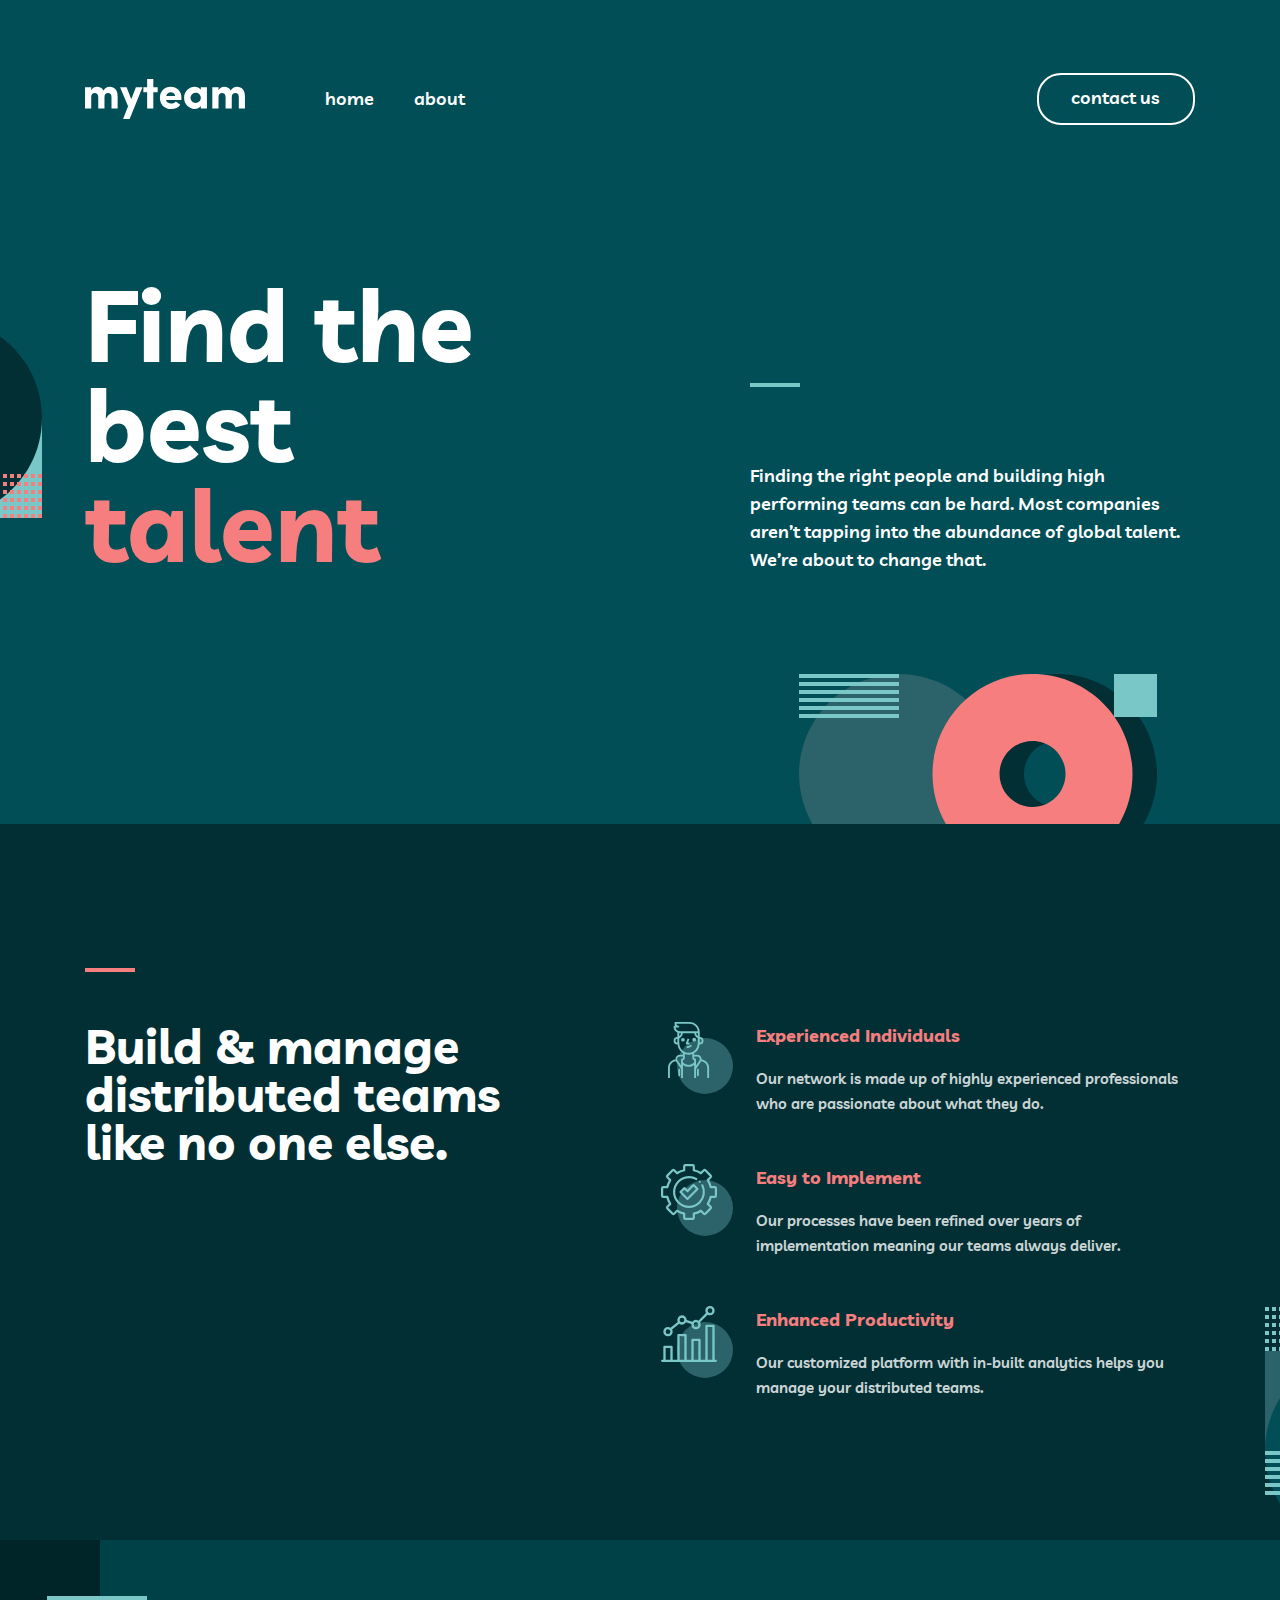
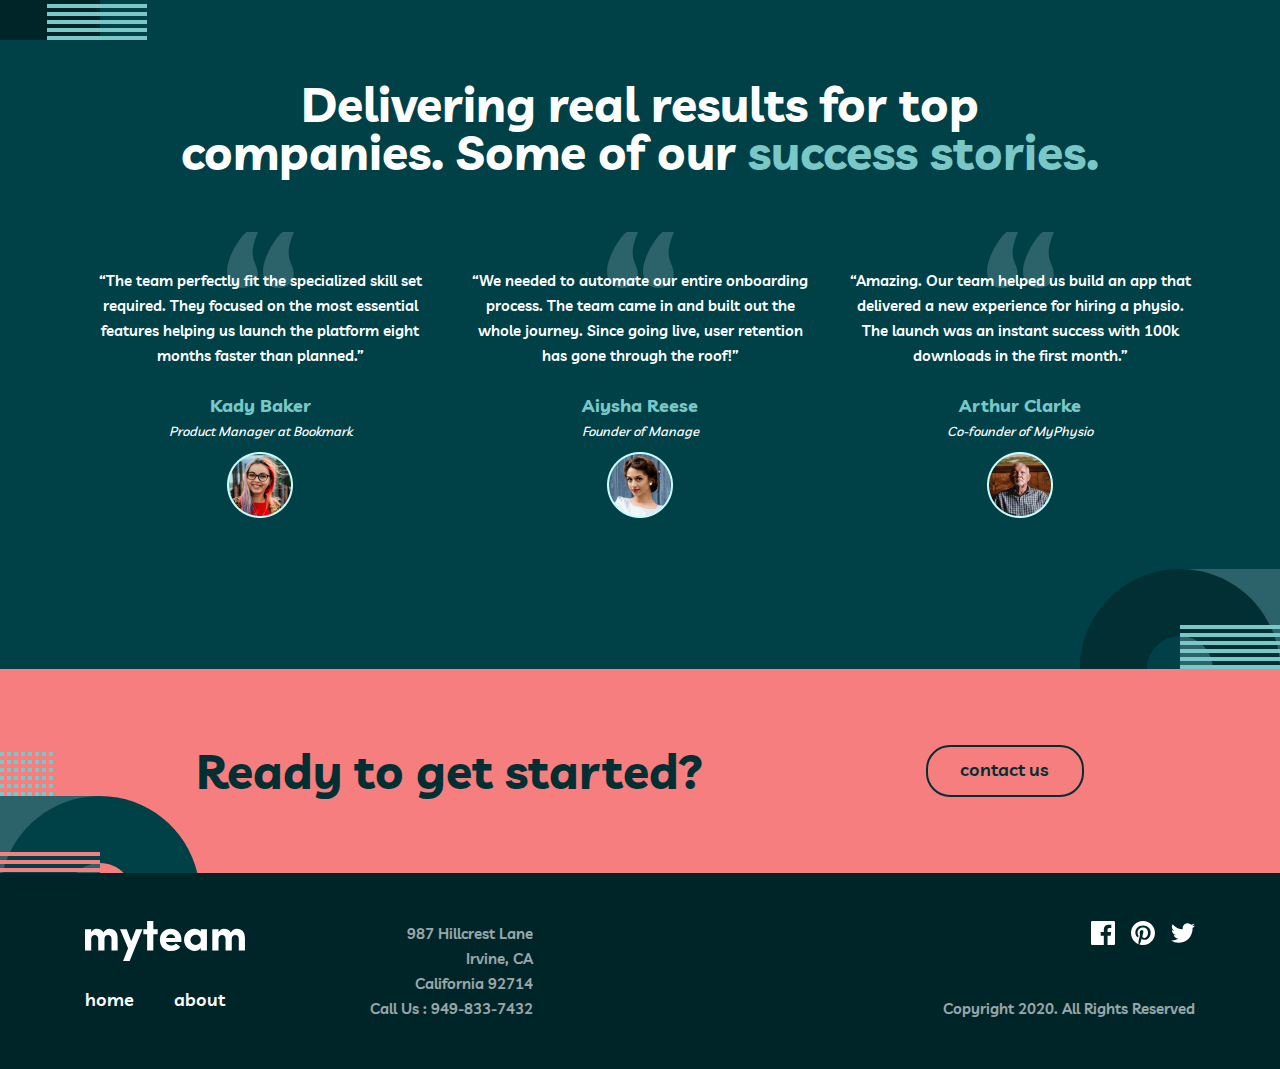
<file: index.html>
<!DOCTYPE html>
<html lang="en">
    <head>
        <meta charset="UTF-8" />
        <meta name="viewport" content="width=device-width, initial-scale=1.0" />
        <title>My team</title>
        <link rel="stylesheet" href="./styles/main.css" />
    </head>
    <body>
        <header class="site-header">
            <div class="container">
                <div class="site-header__wrapper">
                    <a class="logo" href="./contact.html">
                        <img
                            class="logo__img"
                            src="./images/myteamlogo.svg"
                            alt="My team logo" />
                    </a>
                    <button class="site-header__button js-menu-btn"></button>
                    <div class="site-header__nav-wrapper">
                        <nav class="site-header__nav">
                            <ul class="site-header__list">
                                <li class="site-header__item">
                                    <a
                                        class="site-header__link"
                                        href="./index.html">
                                        home
                                    </a>
                                </li>
                                <li class="site-header__item">
                                    <a
                                        class="site-header__link"
                                        href="./about.html">
                                        about
                                    </a>
                                </li>
                            </ul>
                        </nav>
                        <a class="site-header__contact" href="./contact.html">
                            contact us
                        </a>
                    </div>
                </div>
            </div>
        </header>
        <main>
            <section class="hero">
                <div class="inner-hero">
                    <div class="container">
                        <div class="hero__box">
                            <div class="hero__title-box">
                                <h1
                                    class="hero__title"
                                    title="Find the best talent">
                                    Find the best
                                    <span class="hero__span">talent</span>
                                </h1>
                            </div>
                            <div class="hero__text-box">
                                <p class="hero__text">
                                    Finding the right people and building high
                                    performing teams can be hard. Most companies
                                    aren’t tapping into the abundance of global
                                    talent. We’re about to change that.
                                </p>
                            </div>
                        </div>
                    </div>
                </div>
            </section>
            <section class="build">
                <div class="container">
                    <div class="build__big-box">
                        <div class="build__box">
                            <h2
                                class="build__title"
                                title="Build & manage distributed teams like no one
                            else.">
                                Build & manage distributed teams like no one
                                else.
                            </h2>
                        </div>
                        <ul class="build__list">
                            <li class="build__item">
                                <h3
                                    class="build__listtitle"
                                    title="Experienced Individuals">
                                    Experienced Individuals
                                </h3>
                                <p class="build__text">
                                    Our network is made up of highly experienced
                                    professionals who are passionate about what
                                    they do.
                                </p>
                            </li>
                            <li class="build__item">
                                <h3
                                    class="build__listtitle"
                                    title="Easy to Implement">
                                    Easy to Implement
                                </h3>
                                <p class="build__text">
                                    Our processes have been refined over years
                                    of implementation meaning our teams always
                                    deliver.
                                </p>
                            </li>
                            <li class="build__item">
                                <h3
                                    class="build__listtitle"
                                    title="Enhanced Productivity">
                                    Enhanced Productivity
                                </h3>
                                <p class="build__text">
                                    Our customized platform with in-built
                                    analytics helps you manage your distributed
                                    teams.
                                </p>
                            </li>
                        </ul>
                    </div>
                </div>
            </section>
            <section class="deliver">
                <div class="deliver__big">
                    <div class="container">
                        <div class="deliver__big-box">
                            <div class="deliver__box">
                                <h2
                                    class="deliver__title"
                                    title="Delivering real results for top companies. Some
                                of our success stories.">
                                    Delivering real results for top companies.
                                    Some of our
                                    <span class="deliver__span"
                                        >success stories.</span
                                    >
                                </h2>
                            </div>
                            <ul class="deliver__list">
                                <li class="deliver__item">
                                    <p class="deliver__text">
                                        “The team perfectly fit the specialized
                                        skill set required. They focused on the
                                        most essential features helping us
                                        launch the platform eight months faster
                                        than planned.”
                                    </p>
                                    <h3
                                        class="deliver__small-title"
                                        title="Kady Baker">
                                        Kady Baker
                                    </h3>
                                    <strong class="deliver__bold"
                                        >Product Manager at Bookmark</strong
                                    >
                                </li>
                                <li class="deliver__item">
                                    <p class="deliver__text">
                                        “We needed to automate our entire
                                        onboarding process. The team came in and
                                        built out the whole journey. Since going
                                        live, user retention has gone through
                                        the roof!”
                                    </p>
                                    <h3
                                        class="deliver__small-title"
                                        title="Aiysha Reese">
                                        Aiysha Reese
                                    </h3>
                                    <strong class="deliver__bold"
                                        >Founder of Manage</strong
                                    >
                                </li>
                                <li class="deliver__item">
                                    <p class="deliver__text">
                                        “Amazing. Our team helped us build an
                                        app that delivered a new experience for
                                        hiring a physio. The launch was an
                                        instant success with 100k downloads in
                                        the first month.”
                                    </p>
                                    <h3
                                        class="deliver__small-title"
                                        title="Arthur Clarke">
                                        Arthur Clarke
                                    </h3>
                                    <strong class="deliver__bold"
                                        >Co-founder of MyPhysio</strong
                                    >
                                </li>
                            </ul>
                        </div>
                    </div>
                </div>
            </section>
            <section class="ready">
                <div class="container">
                    <article class="ready__article">
                        <div class="ready__box">
                            <h2
                                class="ready__title"
                                title="Ready to get started?">
                                Ready to get started?
                            </h2>
                            <a class="ready__link" href="#">contact us</a>
                        </div>
                    </article>
                </div>
            </section>
        </main>
        <footer class="site-footer">
            <div class="container">
                <div class="site-footer__wrapper">
                    <div class="site-footer__address-wrapper">
                        <div class="site-footer__logo-wrapper">
                            <a class="site-logo" href="./contact.html">
                                <img
                                    class="site-logo__img"
                                    src="./images/myteamlogo.svg"
                                    alt="My team logo" />
                            </a>
                            <ul class="site-footer__nav-list">
                                <li class="site-footer__nav-item">
                                    <a
                                        class="site-footer__nav-link"
                                        href="./index.html">
                                        home
                                    </a>
                                </li>
                                <li class="site-footer__nav-item">
                                    <a
                                        class="site-footer__nav-link"
                                        href="./index.html">
                                        about
                                    </a>
                                </li>
                            </ul>
                        </div>
                        <address class="site-footer__address">
                            <ul class="site-footer__list">
                                <li class="site-footer__item">
                                    <a
                                        class="site-footer__link"
                                        target="_blank"
                                        href="https://maps.app.goo.gl/fV4SzbAKxpWGEfMF9">
                                        987 Hillcrest Lane
                                    </a>
                                </li>
                                <li class="site-footer__item">
                                    <a
                                        class="site-footer__link"
                                        target="_blank"
                                        href="https://maps.app.goo.gl/TV2vuG7ray8T3cNQ9">
                                        Irvine, CA
                                    </a>
                                </li>
                                <li class="site-footer__item">
                                    <a
                                        class="site-footer__link"
                                        target="_blank"
                                        href="https://maps.app.goo.gl/gzkyFoN6jRxhKT7u5">
                                        California 92714
                                    </a>
                                </li>
                                <li class="site-footer__item">
                                    <a
                                        class="site-footer__link"
                                        href="tel:+9498337432">
                                        Call Us : 949-833-7432
                                    </a>
                                </li>
                            </ul>
                        </address>
                    </div>
                    <div class="site-footer__social-wrapper">
                        <ul class="site-footer__social-list">
                            <li class="site-footer__social-item">
                                <a
                                    class="site-footer__social-link"
                                    target="_blank"
                                    href="#">
                                    <img
                                        class="site-footer__social-img"
                                        src="./images/facebookicon.svg"
                                        alt="Facebook icon" />
                                </a>
                            </li>
                            <li class="site-footer__social-item">
                                <a
                                    class="site-footer__social-link"
                                    target="_blank"
                                    href="#">
                                    <img
                                        class="site-footer__social-img"
                                        src="./images/pinteresticon.svg"
                                        alt="Pinterest icon" />
                                </a>
                            </li>
                            <li class="site-footer__social-item">
                                <a
                                    class="site-footer__social-link"
                                    target="_blank"
                                    href="#">
                                    <img
                                        class="site-footer__social-img"
                                        src="./images/twittericon.svg"
                                        alt="Twitter icon" />
                                </a>
                            </li>
                        </ul>
                        <span class="site-footer__span">
                            Copyright 2020. All Rights Reserved
                        </span>
                    </div>
                </div>
            </div>
        </footer>
        <script src="./main.js"></script>
    </body>
</html>
</file>
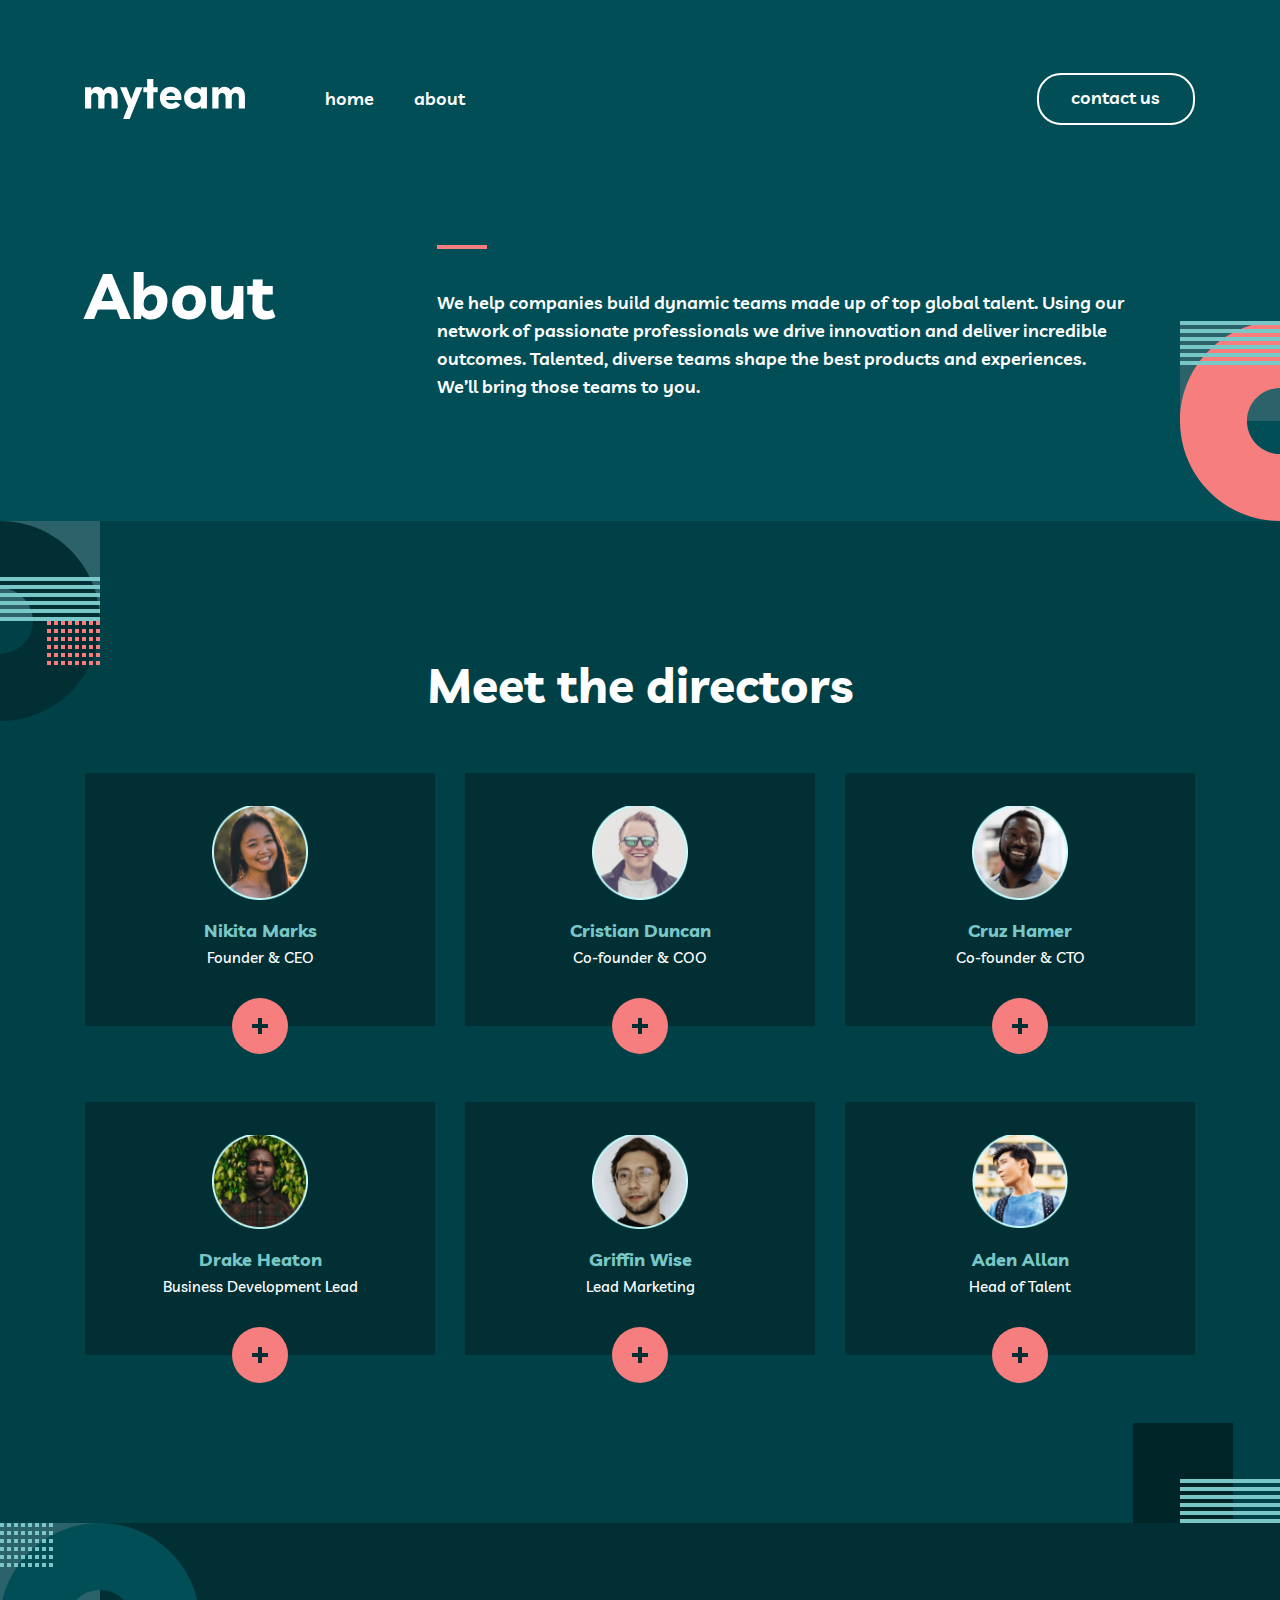
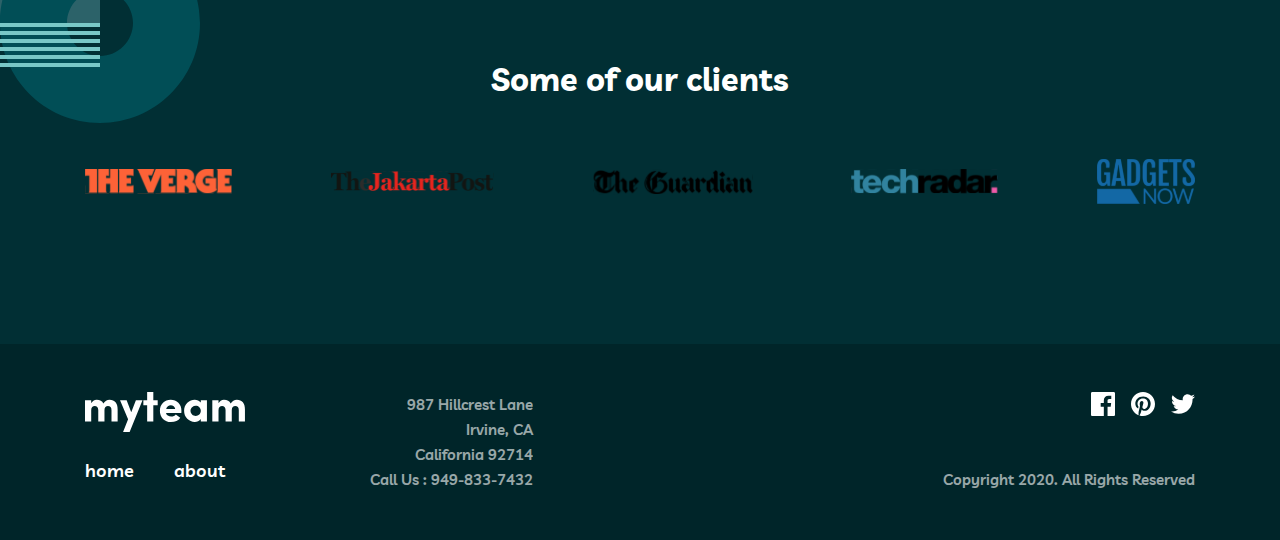
<file: about.html>
<!DOCTYPE html>
<html lang="en">

<head>
  <meta charset="UTF-8">
  <meta name="viewport" content="width=device-width, initial-scale=1.0">
  <title>My team</title>
  <link rel="stylesheet" href="./styles/main.css">
</head>

<body>
  <header class="site-header">
    <div class="container">
      <div class="site-header__wrapper">
        <a class="logo" href="./contact.html">
          <img class="logo__img" src="./images/myteamlogo.svg"
          alt="My team logo">
        </a>
        <button class="site-header__button js-menu-btn"></button>
        <div class="site-header__nav-wrapper">
          <button class="site-header__menu-button js-menu-close-btn"></button>
          <nav class="site-header__nav">
            <ul class="site-header__list">
              <li class="site-header__item">
                <a class="site-header__link" href="./index.html">
                  home
                </a>
              </li>
              <li class="site-header__item">
                <a class="site-header__link" href="./about.html">
                  about
                </a>
              </li>
            </ul>
          </nav>
          <a class="site-header__contact" href="./contact.html">
            contact us
          </a>
        </div>
      </div>
    </div>
  </header>
  <main>
    <section class="about-hero">
      <div class="container">
        <div class="about-hero__wrapper">
          <h1 class="about-hero__title">About</h1>
          <div class="about-hero__desc-wrapper">
            <p class="about-hero__desc">
              We help companies build dynamic teams made up of top global talent. Using our network of passionate
              professionals we drive innovation and deliver incredible outcomes. Talented, diverse teams shape the best
              products and experiences. We’ll bring those teams to you.
            </p>
          </div>
        </div>
      </div>
    </section>
    <section class="director-section">
      <div class="container">
        <div class="director-section__wrapper">
          <h2 class="director-section__title">Meet the directors</h2>
          <div class="director-section__list-wrapper">
            <ul class="director-section__list">
              <li class="director-section__item">
                <h3 class="director-section__item-title">Nikita Marks</h3>
                <p class="director-section__item-desc">Founder & CEO</p>
                <button class="director-section__btn"></button>
              </li>
              <li class="director-section__item">
                <h3 class="director-section__item-title">Cristian Duncan</h3>
                <p class="director-section__item-desc">Co-founder & COO</p>
                <button class="director-section__btn"></button>
              </li>
              <li class="director-section__item">
                <h3 class="director-section__item-title">Cruz Hamer</h3>
                <p class="director-section__item-desc">Co-founder & CTO</p>
                <button class="director-section__btn"></button>
              </li>
              <li class="director-section__item">
                <h3 class="director-section__item-title">Drake Heaton</h3>
                <p class="director-section__item-desc">Business Development Lead</p>
                <button class="director-section__btn"></button>
              </li>
              <li class="director-section__item">
                <h3 class="director-section__item-title">Griffin Wise</h3>
                <p class="director-section__item-desc">Lead Marketing</p>
                <button class="director-section__btn"></button>
              </li>
              <li class="director-section__item">
                <h3 class="director-section__item-title">Aden Allan</h3>
                <p class="director-section__item-desc">Head of Talent</p>
                <button class="director-section__btn"></button>
              </li>
            </ul>
          </div>
        </div>
      </div>
    </section>
    <section class="buyers-section">
      <div class="container">
        <h2 class="buyers-section__title">Some of our clients</h2>
        <div class="buyers-section__wrapper">
          <img class="buyers-section__img" width="165" height="28" src="./images/vergelogo.svg" alt="Verge logo">
          <img class="buyers-section__img" width="184" height="23" src="./images/jakartalogo.svg" alt="Jacarta logo">
          <img class="buyers-section__img" width="180" height="28" src="./images/buardianlogo.svg" alt="Buardian logo">
          <img class="buyers-section__img" width="165" height="28" src="./images/techlogo.svg" alt="Tech logo">
          <img class="buyers-section__img" width="98" height="45" src="./images/bitmaplogo.svg" alt="Bitmap logo">
        </div>
      </div>
    </section>
  </main>
  <footer class="site-footer">
    <div class="container">
      <div class="site-footer__wrapper">
        <div class="site-footer__address-wrapper">
          <div class="site-footer__logo-wrapper">
            <a class="site-logo" href="./contact.html">
              <img class="site-logo__img" src="./images/myteamlogo.svg" 
              alt="My team logo">
            </a>
            <ul class="site-footer__nav-list">
              <li class="site-footer__nav-item">
                <a class="site-footer__nav-link" href="./index.html">
                  home
                </a>
              </li>
              <li class="site-footer__nav-item">
                <a class="site-footer__nav-link" href="./index.html">
                  about
                </a>
              </li>
            </ul>
          </div>
          <address class="site-footer__address">
            <ul class="site-footer__list">
              <li class="site-footer__item">
                <a class="site-footer__link" target="_blank" href="https://maps.app.goo.gl/fV4SzbAKxpWGEfMF9">
                  987 Hillcrest Lane
                </a>
              </li>
              <li class="site-footer__item">
                <a class="site-footer__link" target="_blank" href="https://maps.app.goo.gl/TV2vuG7ray8T3cNQ9">
                  Irvine, CA
                </a>
              </li>
              <li class="site-footer__item">
                <a class="site-footer__link" target="_blank" href="https://maps.app.goo.gl/gzkyFoN6jRxhKT7u5">
                  California 92714
                </a>
              </li>
              <li class="site-footer__item">
                <a class="site-footer__link" href="tel:+9498337432">
                  Call Us : 949-833-7432
                </a>
              </li>
            </ul>
          </address>
        </div>
        <div class="site-footer__social-wrapper">
          <ul class="site-footer__social-list">
            <li class="site-footer__social-item">
              <a class="site-footer__social-link" target="_blank" href="#">
                <img class="site-footer__social-img" 
                src="./images/facebookicon.svg" 
                alt="Facebook icon">
              </a>
            </li>
            <li class="site-footer__social-item">
              <a class="site-footer__social-link" target="_blank" href="#">
                <img class="site-footer__social-img" 
                src="./images/pinteresticon.svg" 
                alt="Pinterest icon">
              </a>
            </li>
            <li class="site-footer__social-item">
              <a class="site-footer__social-link" target="_blank" href="#">
                <img class="site-footer__social-img" 
                src="./images/twittericon.svg" 
                alt="Twitter icon">
              </a>
            </li>
          </ul>
          <span class="site-footer__span">
            Copyright 2020. All Rights Reserved
          </span>
        </div>
      </div>
    </div>
  </footer>
  <script src="./main.js"></script>
</body>

</html>
</file>
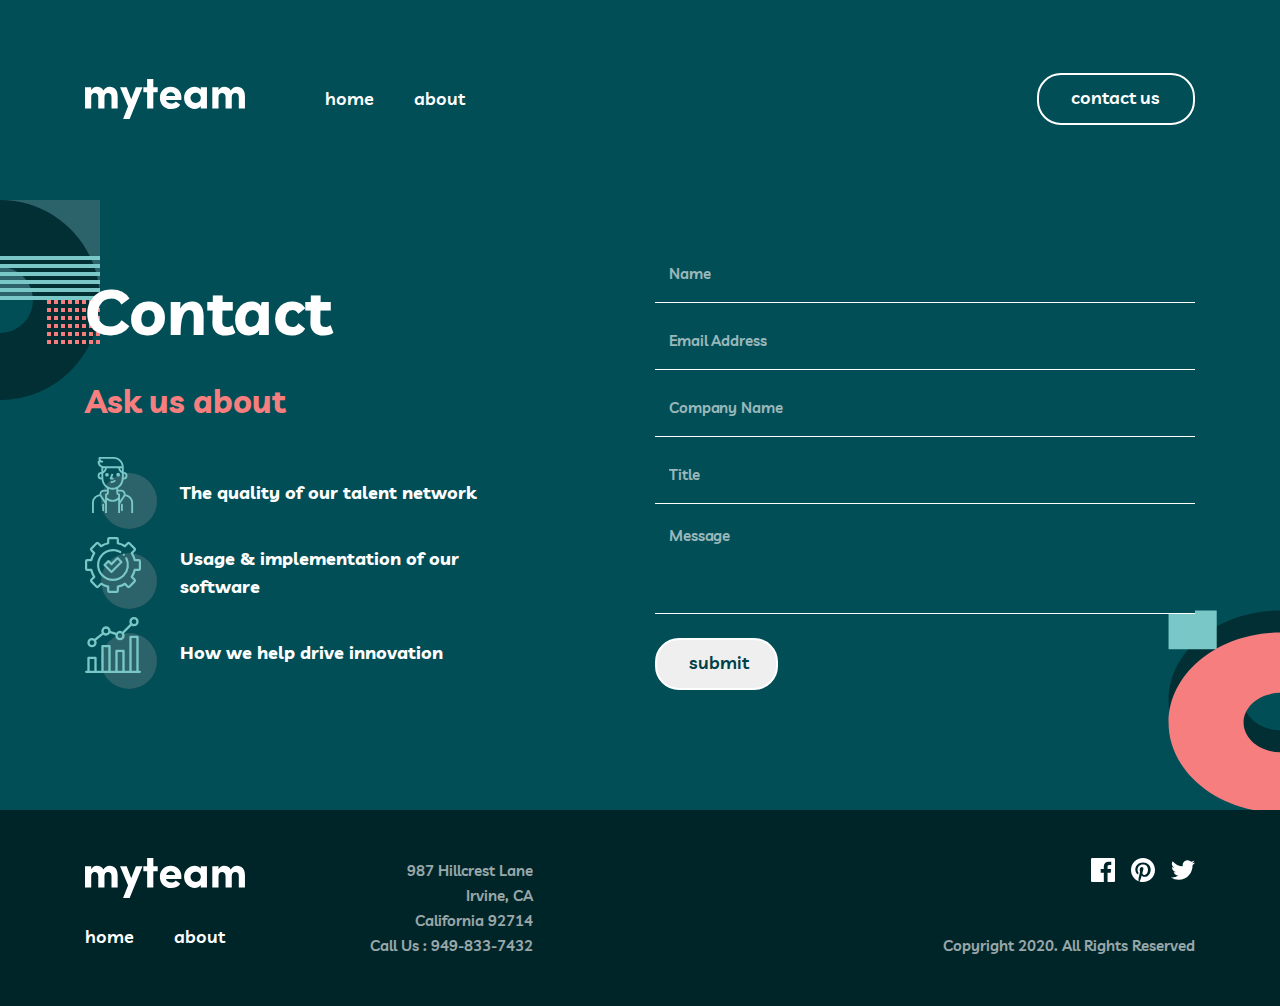
<file: contact.html>
<!DOCTYPE html>
<html lang="en">
<head>
  <meta charset="UTF-8">
  <meta name="viewport" content="width=device-width, initial-scale=1.0">
  <title>My team</title>
  <link rel="stylesheet" href="./styles/main.css">
</head>
<body>
  <header class="site-header">
    <div class="container">
      <div class="site-header__wrapper">
        <a class="logo" href="./contact.html">
          <img class="logo__img" src="./images/myteamlogo.svg"
          alt="My team logo">
        </a>
        <button class="site-header__button js-menu-btn"></button>
        <div class="site-header__nav-wrapper">
          <button class="site-header__menu-button js-menu-close-btn"></button>
          <nav class="site-header__nav">
            <ul class="site-header__list">
              <li class="site-header__item">
                <a class="site-header__link" href="./index.html">
                  home
                </a>
              </li>
              <li class="site-header__item">
                <a class="site-header__link" href="./about.html">
                  about
                </a>
              </li>
            </ul>
          </nav>
          <a class="site-header__contact" href="./contact.html">
            contact us
          </a>
        </div>
      </div>
    </div>
  </header>
  <main>
    <section class="contact-hero">
      <div class="container">
        <div class="contact-hero__wrapper">
          <div class="contact-hero__title-wrapper">
            <h1 class="visually-hidden">Find the best talent</h1>
            <h2 class="contact-hero__title">
              Contact
            </h2>
            <p class="contact-hero__text">
              Ask us about
            </p>
            <ul class="contact-hero__list">
              <li class="contact-hero__item">
                <div class="contact-hero__item-wrapper">
                  The quality of our talent network
                </div>
              </li>
              <li class="contact-hero__item">
                <div class="contact-hero__item-wrapper">
                  Usage & implementation of our software
                </div>
              </li>
              <li class="contact-hero__item">
                <div class="contact-hero__item-wrapper">
                  How we help drive innovation
                </div>
              </li>
            </ul>
          </div>
          <form class="contact-hero__form" action="https://echo.htmlacademy.ru/" method="get" autocomplete="off">
            <input class="contact-hero__input" type="text" name="user_name" required minlength="2" maxlength="50" aria-label="Name" placeholder="Name">
            <input class="contact-hero__input" type="email" name="user_email" required minlength="5" maxlength="70" aria-label="Email Address" placeholder="Email Address">
            <input class="contact-hero__input" type="text" name="user_email" required minlength="5" maxlength="70" aria-label="Company Name" placeholder="Company Name">
            <input class="contact-hero__input" type="text" name="user__title" required minlength="5" maxlength="70" aria-label="Title" placeholder="Title">
            <textarea class="contact-hero__textarea" name="user__message" placeholder="Message" aria-label="Message"></textarea>
            <button class="contact-hero__button" type="submit">submit</button>
          </form>
        </div>
      </div>
    </section>
  </main>
  <footer class="site-footer">
    <div class="container">
      <div class="site-footer__wrapper">
        <div class="site-footer__address-wrapper">
          <div class="site-footer__logo-wrapper">
            <a class="site-logo" href="./contact.html">
              <img class="site-logo__img" src="./images/myteamlogo.svg" 
              alt="My team logo">
            </a>
            <ul class="site-footer__nav-list">
              <li class="site-footer__nav-item">
                <a class="site-footer__nav-link" href="./index.html">
                  home
                </a>
              </li>
              <li class="site-footer__nav-item">
                <a class="site-footer__nav-link" href="./index.html">
                  about
                </a>
              </li>
            </ul>
          </div>
          <address class="site-footer__address">
            <ul class="site-footer__list">
              <li class="site-footer__item">
                <a class="site-footer__link" target="_blank" href="https://maps.app.goo.gl/fV4SzbAKxpWGEfMF9">
                  987 Hillcrest Lane
                </a>
              </li>
              <li class="site-footer__item">
                <a class="site-footer__link" target="_blank" href="https://maps.app.goo.gl/TV2vuG7ray8T3cNQ9">
                  Irvine, CA
                </a>
              </li>
              <li class="site-footer__item">
                <a class="site-footer__link" target="_blank" href="https://maps.app.goo.gl/gzkyFoN6jRxhKT7u5">
                  California 92714
                </a>
              </li>
              <li class="site-footer__item">
                <a class="site-footer__link" href="tel:+9498337432">
                  Call Us : 949-833-7432
                </a>
              </li>
            </ul>
          </address>
        </div>
        <div class="site-footer__social-wrapper">
          <ul class="site-footer__social-list">
            <li class="site-footer__social-item">
              <a class="site-footer__social-link" target="_blank" href="#">
                <img class="site-footer__social-img" 
                src="./images/facebookicon.svg" 
                alt="Facebook icon">
              </a>
            </li>
            <li class="site-footer__social-item">
              <a class="site-footer__social-link" target="_blank" href="#">
                <img class="site-footer__social-img" 
                src="./images/pinteresticon.svg" 
                alt="Pinterest icon">
              </a>
            </li>
            <li class="site-footer__social-item">
              <a class="site-footer__social-link" target="_blank" href="#">
                <img class="site-footer__social-img" 
                src="./images/twittericon.svg" 
                alt="Twitter icon">
              </a>
            </li>
          </ul>
          <span class="site-footer__span">
            Copyright 2020. All Rights Reserved
          </span>
        </div>
      </div>
    </div>
  </footer>
  <script src="./main.js"></script>
</body>
</html>
</file>
<file: styles/main.css>
/* normalize.css v8.0.1 | MIT License | github.com/necolas/normalize.css */
/**
 * 1. Correct the line height in all browsers.
 * 2. Prevent adjustments of font size after orientation changes in iOS.
 */
html {
  line-height: 1.15; /* 1 */
  -webkit-text-size-adjust: 100%; /* 2 */
}

/* Sections
   ========================================================================== */
/**
 * Remove the margin in all browsers.
 */
body {
  margin: 0;
}

/**
 * Render the `main` element consistently in IE.
 */
main {
  display: block;
}

/**
 * Correct the font size and margin on `h1` elements within `section` and
 * `article` contexts in Chrome, Firefox, and Safari.
 */
h1 {
  font-size: 2em;
  margin: 0.67em 0;
}

/* Grouping content
   ========================================================================== */
/**
 * 1. Add the correct box sizing in Firefox.
 * 2. Show the overflow in Edge and IE.
 */
hr {
  -webkit-box-sizing: content-box;
          box-sizing: content-box; /* 1 */
  height: 0; /* 1 */
  overflow: visible; /* 2 */
}

/**
 * 1. Correct the inheritance and scaling of font size in all browsers.
 * 2. Correct the odd `em` font sizing in all browsers.
 */
pre {
  font-family: monospace, monospace; /* 1 */
  font-size: 1em; /* 2 */
}

/* Text-level semantics
   ========================================================================== */
/**
 * Remove the gray background on active links in IE 10.
 */
a {
  background-color: transparent;
}

/**
 * 1. Remove the bottom border in Chrome 57-
 * 2. Add the correct text decoration in Chrome, Edge, IE, Opera, and Safari.
 */
abbr[title] {
  border-bottom: none; /* 1 */
  text-decoration: underline; /* 2 */
  -webkit-text-decoration: underline dotted;
          text-decoration: underline dotted; /* 2 */
}

/**
 * Add the correct font weight in Chrome, Edge, and Safari.
 */
b,
strong {
  font-weight: bolder;
}

/**
 * 1. Correct the inheritance and scaling of font size in all browsers.
 * 2. Correct the odd `em` font sizing in all browsers.
 */
code,
kbd,
samp {
  font-family: monospace, monospace; /* 1 */
  font-size: 1em; /* 2 */
}

/**
 * Add the correct font size in all browsers.
 */
small {
  font-size: 80%;
}

/**
 * Prevent `sub` and `sup` elements from affecting the line height in
 * all browsers.
 */
sub,
sup {
  font-size: 75%;
  line-height: 0;
  position: relative;
  vertical-align: baseline;
}

sub {
  bottom: -0.25em;
}

sup {
  top: -0.5em;
}

/* Embedded content
   ========================================================================== */
/**
 * Remove the border on images inside links in IE 10.
 */
img {
  border-style: none;
}

/* Forms
   ========================================================================== */
/**
 * 1. Change the font styles in all browsers.
 * 2. Remove the margin in Firefox and Safari.
 */
button,
input,
optgroup,
select,
textarea {
  font-family: inherit; /* 1 */
  font-size: 100%; /* 1 */
  line-height: 1.15; /* 1 */
  margin: 0; /* 2 */
}

/**
 * Show the overflow in IE.
 * 1. Show the overflow in Edge.
 */
button,
input { /* 1 */
  overflow: visible;
}

/**
 * Remove the inheritance of text transform in Edge, Firefox, and IE.
 * 1. Remove the inheritance of text transform in Firefox.
 */
button,
select { /* 1 */
  text-transform: none;
}

/**
 * Correct the inability to style clickable types in iOS and Safari.
 */
button,
[type=button],
[type=reset],
[type=submit] {
  -webkit-appearance: button;
}

/**
 * Remove the inner border and padding in Firefox.
 */
button::-moz-focus-inner,
[type=button]::-moz-focus-inner,
[type=reset]::-moz-focus-inner,
[type=submit]::-moz-focus-inner {
  border-style: none;
  padding: 0;
}

/**
 * Restore the focus styles unset by the previous rule.
 */
button:-moz-focusring,
[type=button]:-moz-focusring,
[type=reset]:-moz-focusring,
[type=submit]:-moz-focusring {
  outline: 1px dotted ButtonText;
}

/**
 * Correct the padding in Firefox.
 */
fieldset {
  padding: 0.35em 0.75em 0.625em;
}

/**
 * 1. Correct the text wrapping in Edge and IE.
 * 2. Correct the color inheritance from `fieldset` elements in IE.
 * 3. Remove the padding so developers are not caught out when they zero out
 *    `fieldset` elements in all browsers.
 */
legend {
  -webkit-box-sizing: border-box;
          box-sizing: border-box; /* 1 */
  color: inherit; /* 2 */
  display: table; /* 1 */
  max-width: 100%; /* 1 */
  padding: 0; /* 3 */
  white-space: normal; /* 1 */
}

/**
 * Add the correct vertical alignment in Chrome, Firefox, and Opera.
 */
progress {
  vertical-align: baseline;
}

/**
 * Remove the default vertical scrollbar in IE 10+.
 */
textarea {
  overflow: auto;
}

/**
 * 1. Add the correct box sizing in IE 10.
 * 2. Remove the padding in IE 10.
 */
[type=checkbox],
[type=radio] {
  -webkit-box-sizing: border-box;
          box-sizing: border-box; /* 1 */
  padding: 0; /* 2 */
}

/**
 * Correct the cursor style of increment and decrement buttons in Chrome.
 */
[type=number]::-webkit-inner-spin-button,
[type=number]::-webkit-outer-spin-button {
  height: auto;
}

/**
 * 1. Correct the odd appearance in Chrome and Safari.
 * 2. Correct the outline style in Safari.
 */
[type=search] {
  -webkit-appearance: textfield; /* 1 */
  outline-offset: -2px; /* 2 */
}

/**
 * Remove the inner padding in Chrome and Safari on macOS.
 */
[type=search]::-webkit-search-decoration {
  -webkit-appearance: none;
}

/**
 * 1. Correct the inability to style clickable types in iOS and Safari.
 * 2. Change font properties to `inherit` in Safari.
 */
::-webkit-file-upload-button {
  -webkit-appearance: button; /* 1 */
  font: inherit; /* 2 */
}

/* Interactive
   ========================================================================== */
/*
 * Add the correct display in Edge, IE 10+, and Firefox.
 */
details {
  display: block;
}

/*
 * Add the correct display in all browsers.
 */
summary {
  display: list-item;
}

/* Misc
   ========================================================================== */
/**
 * Add the correct display in IE 10+.
 */
template {
  display: none;
}

/**
 * Add the correct display in IE 10.
 */
[hidden] {
  display: none;
}

:root {
  --main-text-font-size: 15px;
  --main-title-font-size: 32px;
  --main-services-title-font-size: 18px;
  --main-text-line-height: 25px;
  --main-hero-text-line-height: 28px;
  --main-title-line-height: 32px;
  --main-text-font-weight: 600;
  --main-title-font-weight: 700;
  --main-text-color: #fff;
  --main-hero-background-color: #014e56;
  --main-services-background-color: #012f34;
  --main-started-background-color: #f67e7e;
  --main-footer-background-color: #002529;
  --main-teams-background-color: #004047;
  --main-button-background-color: #79c8c7;
}

@font-face {
  font-display: swap;
  font-family: "Livvic";
  font-weight: 500;
  src: url("../fonts/livvicmedium.woff2") format("woff2"), url("../fonts/livvicmedium.woff") format("woff");
}
@font-face {
  font-display: swap;
  font-family: "Livvic";
  font-weight: 600;
  src: url("../fonts/livvicsemibold.woff2") format("woff2"), url("../fonts/livvicsemibold.woff") format("woff");
}
@font-face {
  font-display: swap;
  font-family: "Livvic";
  font-weight: 700;
  src: url("../fonts/livvicbold.woff2") format("woff2"), url("../fonts/livvicbold.woff") format("woff");
}
*,
*::before,
*::after {
  -webkit-box-sizing: border-box;
          box-sizing: border-box;
}

html {
  height: 100%;
}

body {
  display: -webkit-box;
  display: -ms-flexbox;
  display: flex;
  height: 100%;
  -webkit-box-orient: vertical;
  -webkit-box-direction: normal;
      -ms-flex-direction: column;
          flex-direction: column;
  font-family: "Livvic", "Arial", sans-serif;
}

main {
  -webkit-box-flex: 1;
      -ms-flex-positive: 1;
          flex-grow: 1;
}

img {
  display: block;
  height: auto;
}

.visually-hidden {
  position: absolute;
  width: 1px;
  height: 1px;
  margin: -1px;
  padding: 0;
  border: none;
  overflow: hidden;
  clip: rect(0 0 0 0);
}

.container {
  max-width: 1150px;
  width: 100%;
  margin: 0 auto;
  padding: 0 24px;
}

@media only screen and (min-width: 700px) {
  .container {
    padding: 0 40px;
  }
}
@media only screen and (min-width: 1000px) {
  .container {
    padding: 0 20px;
  }
}
.site-header {
  position: relative;
  padding-top: 48px;
  padding-bottom: 40px;
  background-color: var(--main-hero-background-color);
}

.site-header__wrapper {
  display: -webkit-box;
  display: -ms-flexbox;
  display: flex;
  -webkit-box-pack: justify;
      -ms-flex-pack: justify;
          justify-content: space-between;
  -webkit-box-align: center;
      -ms-flex-align: center;
          align-items: center;
}

.logo {
  text-decoration-line: none;
}

.logo__img {
  width: 128px;
  height: 32px;
}

.site-header__button {
  width: 20px;
  height: 17px;
  border: none;
  background-color: transparent;
  background-image: url("../images/hamburgmenu.svg");
  background-size: 20px 17px;
  background-position: center;
  background-repeat: no-repeat;
  cursor: pointer;
}

.site-header__nav-wrapper {
  position: absolute;
  display: none;
  width: 200px;
  height: 100vh;
  padding: 56px 24px 0 48px;
  top: 0;
  right: 0;
  z-index: 5;
  background-color: #2c6269;
  background-image: url("../images/headerdeco.svg");
  background-size: 100px 200px;
  background-position: right bottom;
  background-repeat: no-repeat;
}

.site-header__list {
  display: -webkit-box;
  display: -ms-flexbox;
  display: flex;
  -webkit-box-orient: vertical;
  -webkit-box-direction: normal;
      -ms-flex-direction: column;
          flex-direction: column;
  margin-top: 0;
  margin-bottom: 0;
  padding-left: 0;
  list-style: none;
  margin-bottom: 36px;
  row-gap: 24px;
}

.site-header__link {
  text-decoration-line: none;
  font-size: var(--main-services-title-font-size);
  font-weight: var(--main-text-font-weight);
  line-height: var(--main-hero-text-line-height);
  color: var(--main-text-color);
}

.site-header__contact {
  display: inline-block;
  padding: 6px 18px 6px 19px;
  text-decoration-line: none;
  font-size: var(--main-services-title-font-size);
  font-weight: var(--main-text-font-weight);
  line-height: var(--main-hero-text-line-height);
  color: var(--main-text-color);
  border-radius: 24px;
  border: 2px solid var(--main-text-color);
}

.unscrollbody {
  overflow: hidden;
}

.site-header__menu-button {
  display: block;
  width: 20px;
  height: 17px;
  margin-bottom: 39px;
  margin-left: auto;
  border: none;
  background-color: transparent;
  background-image: url(../images/closeicon.svg);
  background-size: 16px 16px;
  background-position: center;
  background-repeat: no-repeat;
  cursor: pointer;
}

.open-menu .site-header__nav-wrapper {
  display: block;
}

@media only screen and (min-width: 350px) {
  .site-header__nav-wrapper {
    width: 255px;
  }
  .site-header__contact {
    padding: 9px 33px 11px 34px;
  }
}
@media only screen and (min-width: 600px) {
  .site-header {
    padding-top: 64px;
    padding-bottom: 56px;
  }
  .logo {
    margin-right: 48px;
  }
  .site-header__button {
    display: none;
  }
  .site-header__menu-button {
    display: none;
  }
  .site-header__nav-wrapper {
    position: static;
    display: -webkit-box;
    display: -ms-flexbox;
    display: flex;
    -webkit-box-orient: horizontal;
    -webkit-box-direction: normal;
        -ms-flex-direction: row;
            flex-direction: row;
    -webkit-box-align: center;
        -ms-flex-align: center;
            align-items: center;
    width: 100%;
    height: 100%;
    padding: 0;
    background-color: transparent;
    background-image: none;
  }
  .site-header__nav {
    margin-right: auto;
  }
  .site-header__list {
    display: -webkit-box;
    display: -ms-flexbox;
    display: flex;
    -webkit-box-orient: horizontal;
    -webkit-box-direction: normal;
        -ms-flex-direction: row;
            flex-direction: row;
    -webkit-box-align: center;
        -ms-flex-align: center;
            align-items: center;
    margin-bottom: 0;
    -webkit-column-gap: 40px;
       -moz-column-gap: 40px;
            column-gap: 40px;
  }
  .site-header__contact {
    padding: 9px 33px 11px 32px;
  }
}
@media only screen and (min-width: 1000px) {
  .site-header {
    padding-top: 73px;
    padding-bottom: 75px;
  }
  .logo {
    margin-right: 80px;
  }
  .logo__img {
    width: 160px;
    height: 40px;
  }
}
.hero {
  background-color: var(--main-hero-background-color);
  background-image: url(../images/herobg.svg);
  background-repeat: no-repeat;
  background-position: calc(50% + 0px) calc(50% + 250px);
}

.inner-hero {
  padding-top: 40px;
  padding-bottom: 197px;
}

.hero__box {
  display: -webkit-box;
  display: -ms-flexbox;
  display: flex;
  -webkit-box-orient: vertical;
  -webkit-box-direction: normal;
      -ms-flex-direction: column;
          flex-direction: column;
  -webkit-box-align: center;
      -ms-flex-align: center;
          align-items: center;
}

.hero__title-box {
  max-width: 232px;
}

.hero__text-box {
  max-width: 327px;
}

.hero__title {
  color: #fff;
  text-align: center;
  font-size: 40px;
  font-style: normal;
  font-weight: 700;
  line-height: 40px; /* 100% */
  margin-top: 0;
  margin-bottom: 18px;
}

.hero__span {
  color: var(--main-started-background-color);
  font-size: 40px;
  font-style: normal;
  font-weight: 700;
  line-height: 40px;
}

.hero__text {
  color: #fff;
  text-align: center;
  font-size: 15px;
  font-style: normal;
  font-weight: 600;
  line-height: 28px; /* 186.667% */
  margin-top: 0;
  margin-bottom: 0;
}

@media only screen and (min-width: 369px) {
  .hero {
    background-position: calc(50% + 0px) calc(50% + 225px);
  }
}
@media only screen and (min-width: 600px) {
  .hero {
    background-position: calc(50% + 0px) calc(50% + 262px);
  }
  .inner-hero {
    padding-top: 56px;
    padding-bottom: 256px;
  }
  .hero__title-box {
    max-width: 337px;
  }
  .hero__text-box {
    max-width: 457px;
  }
  .hero__title {
    font-size: 64px;
    font-weight: 700;
    line-height: 56px; /* 87.5% */
  }
  .hero__span {
    font-size: 64px;
    font-weight: 700;
    line-height: 56px;
  }
}
@media only screen and (min-width: 900px) {
  .hero__title {
    font-size: 77px;
  }
  .hero__text {
    font-size: 22px;
  }
  .hero__title-box {
    max-width: 367px;
  }
  .hero__text-box {
    max-width: 668px;
  }
}
@media only screen and (min-width: 1100px) {
  .hero {
    background-position: calc(50% + 338px) calc(50% + 262px);
  }
  .inner-hero {
    padding-top: 74px;
    padding-bottom: 250px;
    background-image: url(../images/herobgtwo.svg);
    background-repeat: no-repeat;
    background-position: calc(50% - 698px) calc(50% - 94px);
  }
  .hero__title {
    text-align: left;
    font-size: 100px;
    font-weight: 700;
    line-height: 100px; /* 100% */
    margin-bottom: 0;
  }
  .hero__span {
    font-size: 100px;
    font-weight: 700;
    line-height: 100px;
  }
  .hero__text {
    text-align: left;
    font-size: 18px;
    font-weight: 600;
    line-height: 28px; /* 155.556% */
    position: relative;
  }
  .hero__text::before {
    content: "";
    width: 50px;
    height: 4px;
    background-color: var(--main-button-background-color);
    position: absolute;
    top: -79px;
    left: 0;
  }
  .hero__title-box {
    max-width: 526px;
  }
  .hero__box {
    -webkit-box-orient: horizontal;
    -webkit-box-direction: normal;
        -ms-flex-direction: row;
            flex-direction: row;
    -webkit-box-pack: justify;
        -ms-flex-pack: justify;
            justify-content: space-between;
    -webkit-box-align: end;
        -ms-flex-align: end;
            align-items: flex-end;
  }
  .hero__text-box {
    max-width: 445px;
  }
}
.build {
  padding-top: 100px;
  padding-bottom: 64px;
  background-color: var(--main-services-background-color);
  background-image: url(../images/buildbg.svg);
  background-repeat: no-repeat;
  background-position: calc(50% + 187px) calc(50% - 439px);
}

.build__box {
  max-width: 182px;
}

.build__title {
  color: #fff;
  font-size: 28px;
  font-style: normal;
  font-weight: 700;
  line-height: 32px; /* 100% */
  margin-top: 0;
  margin-bottom: 56px;
  position: relative;
}

.build__title::before {
  content: "";
  width: 50px;
  height: 4px;
  background-color: var(--main-started-background-color);
  position: absolute;
  top: -32px;
  left: 0;
}

.build__list {
  margin-top: 0;
  margin-bottom: 0;
  padding-left: 0;
  list-style: none;
  display: -webkit-box;
  display: -ms-flexbox;
  display: flex;
  -webkit-box-orient: vertical;
  -webkit-box-direction: normal;
      -ms-flex-direction: column;
          flex-direction: column;
  -webkit-box-align: center;
      -ms-flex-align: center;
          align-items: center;
  row-gap: 48px;
}

.build__item {
  max-width: 327px;
  padding-top: 88px;
  position: relative;
}

.build__listtitle {
  color: var(--main-started-background-color);
  text-align: center;
  font-size: 18px;
  font-style: normal;
  font-weight: 700;
  line-height: 28px; /* 155.556% */
  margin-top: 0;
  margin-bottom: 8px;
}

.build__text {
  color: #fff;
  text-align: center;
  font-size: 15px;
  font-style: normal;
  font-weight: 600;
  line-height: 25px; /* 166.667% */
  margin-top: 0;
  margin-bottom: 0;
  opacity: 0.8;
}

.build__item::before {
  content: "";
  width: 72px;
  height: 72px;
  background-image: url(../images/men.svg);
  background-repeat: no-repeat;
  position: absolute;
  top: 0;
  left: calc(50% - 36px);
}

.build__item:nth-child(2)::before {
  content: "";
  width: 72px;
  height: 72px;
  background-image: url(../images/settng.svg);
  background-repeat: no-repeat;
  position: absolute;
  top: 0;
  left: calc(50% - 36px);
}

.build__item:last-child::before {
  content: "";
  width: 72px;
  height: 72px;
  background-image: url(../images/setthere.svg);
  background-repeat: no-repeat;
  position: absolute;
  top: 0;
  left: calc(50% - 36px);
}

@media only screen and (min-width: 294px) {
  .build {
    background-position: calc(50% + 187px) calc(50% - 414px);
  }
}
@media only screen and (min-width: 370px) {
  .build__title {
    font-size: 32px;
  }
  .build__box {
    max-width: 207px;
  }
}
@media only screen and (min-width: 750px) {
  .build {
    padding-top: 136px;
    padding-bottom: 100px;
    background-position: calc(50% + 390px) calc(50% - 245px);
  }
  .build__box {
    max-width: 427px;
  }
  .build__item {
    max-width: 564px;
    padding-top: 0;
    padding-left: 95px;
  }
  .build__listtitle {
    text-align: left;
    margin-bottom: 16px;
  }
  .build__text {
    text-align: left;
  }
  .build__item::before {
    top: 0;
    left: 0;
  }
  .build__item:nth-child(2)::before {
    top: 0;
    left: 0;
  }
  .build__item:last-child::before {
    top: 0;
    left: 0;
  }
}
@media only screen and (min-width: 1100px) {
  .build {
    padding-top: 198px;
    padding-bottom: 140px;
    background-position: calc(50% + 725px) calc(50% + 247px);
  }
  .build__big-box {
    display: -webkit-box;
    display: -ms-flexbox;
    display: flex;
    -webkit-box-pack: justify;
        -ms-flex-pack: justify;
            justify-content: space-between;
  }
  .build__item {
    max-width: 534px;
  }
  .build__title {
    font-size: 48px;
    font-weight: 700;
    line-height: 48px; /* 100% */
  }
  .build__title::before {
    top: -54px;
  }
}
.deliver {
  background-color: var(--main-teams-background-color);
  background-image: url(../images/dileverbg.svg);
  background-repeat: no-repeat;
  background-position: 0 0;
}

.deliver__big {
  padding-top: 140px;
  padding-bottom: 164px;
  background-image: url(../images/dilbg.svg);
  background-repeat: no-repeat;
  background-position: 100% 100%;
}

.deliver__title {
  color: #fff;
  text-align: center;
  font-size: 24px;
  font-style: normal;
  font-weight: 700;
  line-height: 32px; /* 100% */
  margin-top: 0;
  margin-bottom: 84px;
}

.deliver__span {
  color: #79c8c7;
  font-size: 24px;
  font-style: normal;
  font-weight: 700;
  line-height: 32px;
}

.deliver__list {
  margin-top: 0;
  margin-bottom: 0;
  padding-left: 0;
  list-style: none;
  display: -webkit-box;
  display: -ms-flexbox;
  display: flex;
  -webkit-box-orient: vertical;
  -webkit-box-direction: normal;
      -ms-flex-direction: column;
          flex-direction: column;
  -webkit-box-align: center;
      -ms-flex-align: center;
          align-items: center;
  row-gap: 84px;
}

.deliver__item {
  display: -webkit-box;
  display: -ms-flexbox;
  display: flex;
  -webkit-box-orient: vertical;
  -webkit-box-direction: normal;
      -ms-flex-direction: column;
          flex-direction: column;
  -webkit-box-align: center;
      -ms-flex-align: center;
          align-items: center;
  padding-bottom: 78px;
  position: relative;
}

.deliver__text {
  color: #fff;
  text-align: center;
  z-index: 3;
  font-size: 10px;
  font-style: normal;
  font-weight: 600;
  line-height: 25px;
  margin-top: 0;
  margin-bottom: 16px;
  position: relative;
}

.deliver__text::before {
  content: "";
  width: 67px;
  height: 56px;
  background-image: url(../images/ii.svg);
  position: absolute;
  top: -36px;
  left: calc(50% - 33.5px);
  z-index: -1;
}

.deliver__small-title {
  color: #79c8c7;
  text-align: center;
  font-size: 18px;
  font-style: normal;
  font-weight: 700;
  line-height: 28px; /* 155.556% */
  margin-top: 0;
  margin-bottom: 2px;
}

.deliver__bold {
  display: inline-block;
  color: #fff;
  text-align: center;
  font-size: 13px;
  font-style: italic;
  font-weight: 500;
  line-height: 18px; /* 138.462% */
}

.deliver__item::after {
  content: "";
  width: 66px;
  height: 66px;
  background-image: url(../images/women.png);
  position: absolute;
  bottom: 0;
}

.deliver__item:nth-child(2)::after {
  content: "";
  width: 66px;
  height: 66px;
  background-image: url(../images/Ovalwomen.png);
  position: absolute;
  bottom: 0;
}

.deliver__item:last-child::after {
  content: "";
  width: 66px;
  height: 66px;
  background-image: url(../images/oavlmen.png);
  position: absolute;
  bottom: 0;
}

@media only screen and (min-width: 350px) {
  .deliver__title {
    font-size: 32px;
  }
  .deliver__big-box {
    display: -webkit-box;
    display: -ms-flexbox;
    display: flex;
    -webkit-box-orient: vertical;
    -webkit-box-direction: normal;
        -ms-flex-direction: column;
            flex-direction: column;
    -webkit-box-align: center;
        -ms-flex-align: center;
            align-items: center;
  }
  .deliver__span {
    font-size: 32px;
  }
  .deliver__text {
    font-size: 15px;
  }
  .deliver__item {
    max-width: 327px;
  }
  .deliver__box {
    max-width: 440px;
  }
}
@media only screen and (min-width: 750px) {
  .deliver__big {
    padding-top: 100px;
    padding-bottom: 100px;
  }
  .deliver__box {
    max-width: 573px;
  }
  .deliver__item {
    max-width: 573px;
  }
  .deliver__big {
    padding-top: 140px;
    padding-bottom: 164px;
    background-image: url(../images/deltwobg.svg);
    background-repeat: no-repeat;
    background-position: 100% calc(100% + 100px);
  }
}
@media only screen and (min-width: 1100px) {
  .deliver__big {
    padding-top: 140px;
    padding-bottom: 151px;
  }
  .deliver__title {
    font-size: 48px;
    font-weight: 700;
    line-height: 48px; /* 100% */
    margin-bottom: 92px;
  }
  .deliver__span {
    font-size: 48px;
    font-weight: 700;
    line-height: 48px;
  }
  .deliver__text {
    margin-bottom: 24px;
  }
  .deliver__box {
    max-width: 932px;
  }
  .deliver__list {
    max-width: 100%;
    -webkit-box-orient: horizontal;
    -webkit-box-direction: normal;
        -ms-flex-direction: row;
            flex-direction: row;
    -webkit-column-gap: 30px;
       -moz-column-gap: 30px;
            column-gap: 30px;
  }
  .deliver__item {
    max-width: 350px;
  }
}
.ready {
  padding-top: 83px;
  padding-bottom: 83px;
  background-color: var(--main-started-background-color);
  background-image: url(../images/readbg.svg);
  background-repeat: no-repeat;
  background-position: 0% calc(50% + 153px);
}

.ready__article {
  display: -webkit-box;
  display: -ms-flexbox;
  display: flex;
  -webkit-box-pack: center;
      -ms-flex-pack: center;
          justify-content: center;
}

.ready__box {
  max-width: 327px;
  display: -webkit-box;
  display: -ms-flexbox;
  display: flex;
  -webkit-box-orient: vertical;
  -webkit-box-direction: normal;
      -ms-flex-direction: column;
          flex-direction: column;
  -webkit-box-align: center;
      -ms-flex-align: center;
          align-items: center;
}

.ready__title {
  color: var(--main-services-background-color);
  text-align: center;
  font-size: 32px;
  font-style: normal;
  font-weight: 700;
  line-height: 32px; /* 100% */
  margin-top: 0;
  margin-bottom: 24px;
}

.ready__link {
  display: inline-block;
  color: var(--main-services-background-color);
  border-radius: 24px;
  border: 2px solid var(--main-services-background-color);
  font-size: 18px;
  font-style: normal;
  font-weight: 600;
  line-height: 28px; /* 155.556% */
  text-decoration-line: none;
  padding: 9px 33px 11px 32px;
  -webkit-transition: color 0.4s linear, background-color 0.4s linear;
  transition: color 0.4s linear, background-color 0.4s linear;
}

.ready__link:hover {
  color: #fff;
  border-radius: 24px;
  background-color: var(--main-services-background-color);
}

@media only screen and (min-width: 600px) {
  .ready {
    background-position: 0% calc(50% + 138px);
  }
  .ready__box {
    max-width: 336px;
  }
}
@media only screen and (min-width: 750px) {
  .ready {
    padding-top: 76px;
    padding-bottom: 76px;
    background-position: 0% calc(50% + 103px);
  }
  .ready__title {
    margin-bottom: 0;
  }
  .ready__article {
    display: block;
  }
  .ready__box {
    max-width: 100%;
    -webkit-box-orient: horizontal;
    -webkit-box-direction: normal;
        -ms-flex-direction: row;
            flex-direction: row;
    -ms-flex-pack: distribute;
        justify-content: space-around;
  }
}
@media only screen and (min-width: 1150px) {
  .ready__title {
    font-size: 48px;
  }
}
.about-hero {
  padding-top: 40px;
  padding-bottom: 108px;
  background: var(--main-hero-background-color);
  background-image: url("../images/group.svg");
  background-repeat: no-repeat;
  background-position: bottom -100px right;
}

.about-hero__wrapper {
  display: -webkit-box;
  display: -ms-flexbox;
  display: flex;
  -webkit-box-orient: vertical;
  -webkit-box-direction: normal;
      -ms-flex-direction: column;
          flex-direction: column;
  -webkit-box-align: center;
      -ms-flex-align: center;
          align-items: center;
}

.about-hero__title {
  margin-top: 0;
  margin-bottom: 16px;
  font-size: 40px;
  font-weight: var(--main-title-font-weight);
  line-height: 40px;
  color: var(--main-text-color);
}

.about-hero__desc-wrapper {
  max-width: 458px;
  width: 100%;
}

.about-hero__desc {
  margin-top: 0;
  margin-bottom: 0;
  font-size: var(--main-text-font-size);
  font-weight: var(--main-text-font-weight);
  line-height: var(--main-hero-text-line-height);
  text-align: center;
  color: var(--main-text-color);
}

@media only screen and (min-width: 768px) {
  .about-hero {
    padding-top: 56px;
    padding-bottom: 112px;
    background-position: bottom right;
  }
  .about-hero__title {
    margin-bottom: 24px;
    font-size: 64px;
    line-height: 56px;
  }
}
@media only screen and (min-width: 1030px) {
  .about-hero {
    padding-top: 45px;
    padding-bottom: 120px;
  }
  .about-hero__wrapper {
    display: -webkit-box;
    display: -ms-flexbox;
    display: flex;
    -webkit-box-orient: horizontal;
    -webkit-box-direction: normal;
        -ms-flex-direction: row;
            flex-direction: row;
    -webkit-box-pack: justify;
        -ms-flex-pack: justify;
            justify-content: space-between;
    -webkit-box-align: start;
        -ms-flex-align: start;
            align-items: start;
  }
  .about-hero__title {
    margin-bottom: 0px;
    font-size: 64px;
    line-height: 100px;
  }
  .about-hero__desc-wrapper {
    max-width: 688px;
    margin-right: 86px;
  }
  .about-hero__desc-wrapper::before {
    display: block;
    width: 50px;
    height: 4px;
    margin-bottom: 40px;
    background-color: var(--main-started-background-color);
    content: "";
  }
  .about-hero__desc {
    font-size: var(--main-services-title-font-size);
    text-align: start;
  }
}
@media only screen and (min-width: 1200px) {
  .about-hero__desc-wrapper {
    margin-right: 70px;
  }
}
@media only screen and (min-width: 1300px) {
  .about-hero__desc-wrapper {
    margin-right: 10px;
  }
}
@media only screen and (min-width: 1350px) {
  .about-hero__desc-wrapper {
    margin-right: 0;
  }
}
.director-section {
  padding-top: 88px;
  padding-bottom: 116px;
  background-color: var(--main-teams-background-color);
  background-image: url("../images/groupgreen.svg"), url("../images/groupcopy.svg");
  background-repeat: no-repeat;
  background-position: top -100px left, right bottom;
}

.director-section__title {
  margin-top: 0;
  margin-bottom: 48px;
  font-size: var(--main-title-font-size);
  font-weight: var(--main-title-font-weight);
  line-height: var(--main-title-line-height);
  text-align: center;
  color: var(--main-text-color);
}

.director-section__list {
  display: -webkit-box;
  display: -ms-flexbox;
  display: flex;
  -webkit-box-orient: vertical;
  -webkit-box-direction: normal;
      -ms-flex-direction: column;
          flex-direction: column;
  -webkit-box-align: center;
      -ms-flex-align: center;
          align-items: center;
  row-gap: 52px;
  margin-top: 0;
  margin-bottom: 0;
  padding-left: 0;
  list-style: none;
}

.director-section__item {
  position: relative;
  max-width: 327px;
  width: 100%;
  padding: 32px 24px 56px;
  background-color: var(--main-services-background-color);
}

.director-section__item:first-child:before {
  display: block;
  width: 96px;
  height: 96px;
  margin: 0 auto 16px;
  background-image: url("../images/nikita.png");
  background-repeat: no-repeat;
  background-position: center;
  background-size: 100%;
  content: "";
}

.director-section__item:nth-child(2):before {
  display: block;
  width: 96px;
  height: 96px;
  margin: 0 auto 16px;
  background-image: url("../images/cristian.png");
  background-repeat: no-repeat;
  background-position: center;
  background-size: 100%;
  content: "";
}

.director-section__item:nth-child(3):before {
  display: block;
  width: 96px;
  height: 96px;
  margin: 0 auto 16px;
  background-image: url("../images/cruz.png");
  background-repeat: no-repeat;
  background-position: center;
  background-size: 100%;
  content: "";
}

.director-section__item:nth-child(4):before {
  display: block;
  width: 96px;
  height: 96px;
  margin: 0 auto 16px;
  background-image: url("../images/drake.png");
  background-repeat: no-repeat;
  background-position: center;
  background-size: 100%;
  content: "";
}

.director-section__item:nth-child(5):before {
  display: block;
  width: 96px;
  height: 96px;
  margin: 0 auto 16px;
  background-image: url("../images/griffin.png");
  background-repeat: no-repeat;
  background-position: center;
  background-size: 100%;
  content: "";
}

.director-section__item:last-child:before {
  display: block;
  width: 96px;
  height: 96px;
  margin: 0 auto 16px;
  background-image: url("../images/aden.png");
  background-repeat: no-repeat;
  background-position: center;
  background-size: 100%;
  content: "";
}

.director-section__item-title {
  margin-top: 0;
  margin-bottom: 0;
  font-size: var(--main-services-title-font-size);
  font-weight: var(--main-title-font-weight);
  line-height: var(--main-hero-text-line-height);
  text-align: center;
  color: var(--main-button-background-color);
}

.director-section__item-desc {
  margin-top: 0;
  margin-bottom: 0;
  font-size: var(--main-text-font-size);
  line-height: var(--main-text-line-height);
  text-align: center;
  color: var(--main-text-color);
}

.director-section__btn {
  position: absolute;
  bottom: -28px;
  left: calc(50% - 28px);
  width: 56px;
  height: 56px;
  border: none;
  border-radius: 100%;
  background-color: var(--main-started-background-color);
  background-image: url("../images/combinedshape.svg");
  background-repeat: no-repeat;
  background-position: center;
}

.director-section__btn:hover {
  background-color: var(--main-button-background-color);
}

.director-section__link {
  color: #fff;
}

.director-section__link:hover {
  color: #f67e7e;
}

@media only screen and (min-width: 768px) {
  .director-section {
    padding-top: 100px;
    padding-bottom: 128px;
    background-position: top left, right bottom;
  }
  .director-section__list {
    display: -webkit-box;
    display: -ms-flexbox;
    display: flex;
    -webkit-box-orient: horizontal;
    -webkit-box-direction: normal;
        -ms-flex-direction: row;
            flex-direction: row;
    -webkit-box-pack: center;
        -ms-flex-pack: center;
            justify-content: center;
    -webkit-box-align: center;
        -ms-flex-align: center;
            align-items: center;
    gap: 76px 11px;
    -ms-flex-wrap: wrap;
        flex-wrap: wrap;
  }
  .director-section__item {
    max-width: 281px;
  }
}
@media only screen and (min-width: 1030px) {
  .director-section {
    padding-top: 140px;
    padding-bottom: 168px;
  }
  .director-section__list {
    -webkit-column-gap: 30px;
       -moz-column-gap: 30px;
            column-gap: 30px;
  }
  .director-section__item {
    max-width: 310px;
  }
  .director-section__title {
    margin-bottom: 64px;
    font-size: 48px;
    line-height: 48px;
  }
}
@media only screen and (min-width: 1200px) {
  .director-section__item {
    max-width: 350px;
  }
}
.buyers-section {
  padding-top: 88px;
  padding-bottom: 88px;
  background-color: var(--main-services-background-color);
  background-image: url("../images/groupcircle.svg");
  background-repeat: no-repeat;
  background-position: top -100px left -100px;
}

.buyers-section__title {
  margin-top: 0;
  margin-bottom: 64px;
  font-size: 32px;
  font-weight: var(--main-title-font-weight);
  line-height: 32px;
  text-align: center;
  color: var(--main-text-color);
}

.buyers-section__wrapper {
  display: -webkit-box;
  display: -ms-flexbox;
  display: flex;
  -webkit-box-orient: vertical;
  -webkit-box-direction: normal;
      -ms-flex-direction: column;
          flex-direction: column;
  -webkit-box-align: center;
      -ms-flex-align: center;
          align-items: center;
  row-gap: 57px;
}

.buyers-section__img:first-child {
  width: 147px;
  height: 25px;
}

.buyers-section__img:nth-child(2) {
  width: 162px;
  height: 20px;
}

.buyers-section__img:nth-child(3) {
  width: 160px;
  height: 25px;
}

.buyers-section__img:nth-child(4) {
  width: 147px;
  height: 25px;
}

.buyers-section__img:last-child {
  width: 87px;
  height: 40px;
}

@media only screen and (min-width: 768px) {
  .buyers-section {
    padding-top: 100px;
    padding-bottom: 100px;
    background-position: top -100px left;
  }
  .buyers-section__title {
    margin-bottom: 48px;
  }
  .buyers-section__wrapper {
    display: -webkit-box;
    display: -ms-flexbox;
    display: flex;
    -webkit-box-orient: horizontal;
    -webkit-box-direction: normal;
        -ms-flex-direction: row;
            flex-direction: row;
    -webkit-box-pack: justify;
        -ms-flex-pack: justify;
            justify-content: space-between;
    -webkit-box-align: center;
        -ms-flex-align: center;
            align-items: center;
  }
  .buyers-section__img:first-child {
    width: 103px;
    height: 17px;
  }
  .buyers-section__img:nth-child(2) {
    width: 114px;
    height: 14px;
  }
  .buyers-section__img:nth-child(3) {
    width: 112px;
    height: 17px;
  }
  .buyers-section__img:nth-child(4) {
    width: 103px;
    height: 17px;
  }
  .buyers-section__img:last-child {
    width: 61px;
    height: 28px;
  }
}
@media only screen and (min-width: 1030px) {
  .buyers-section {
    padding-top: 140px;
    padding-bottom: 140px;
    background-position: top left;
  }
  .buyers-section__title {
    margin-bottom: 64px;
  }
  .buyers-section__img:first-child {
    width: auto;
    height: auto;
  }
  .buyers-section__img:nth-child(2) {
    width: auto;
    height: auto;
  }
  .buyers-section__img:nth-child(3) {
    width: auto;
    height: auto;
  }
  .buyers-section__img:nth-child(4) {
    width: auto;
    height: auto;
  }
  .buyers-section__img:last-child {
    width: auto;
    height: auto;
  }
}
.contact-hero {
  padding-top: 40px;
  padding-bottom: 88px;
  background-color: var(--main-hero-background-color);
  background-image: url("../images/contactherodeco.svg");
  background-size: 112px 200px;
  background-position: right calc(50% + 485px);
  background-repeat: no-repeat;
}

.contact-hero__wrapper {
  display: -webkit-box;
  display: -ms-flexbox;
  display: flex;
  -webkit-box-orient: vertical;
  -webkit-box-direction: normal;
      -ms-flex-direction: column;
          flex-direction: column;
  -webkit-box-align: center;
      -ms-flex-align: center;
          align-items: center;
}

.contact-hero__title {
  margin-top: 0;
  margin-bottom: 16px;
  font-size: 40px;
  font-weight: var(--main-title-font-weight);
  line-height: 40px;
  text-align: center;
  color: var(--main-text-color);
}

.contact-hero__text {
  margin-top: 0;
  margin-bottom: 40px;
  color: var(--main-started-background-color);
  text-align: center;
  font-size: var(--main-title-font-size);
  font-weight: var(--main-title-font-weight);
  line-height: 48px;
}

.contact-hero__list {
  display: -webkit-box;
  display: -ms-flexbox;
  display: flex;
  -webkit-box-orient: vertical;
  -webkit-box-direction: normal;
      -ms-flex-direction: column;
          flex-direction: column;
  margin-top: 0;
  margin-bottom: 0;
  padding-left: 0;
  list-style: none;
  margin-bottom: 56px;
  row-gap: 24px;
}

.contact-hero__item {
  display: -webkit-box;
  display: -ms-flexbox;
  display: flex;
  -webkit-box-align: center;
      -ms-flex-align: center;
          align-items: center;
  color: var(--main-text-color);
  font-size: 12px;
  font-weight: var(--main-title-font-weight);
  line-height: 20px;
}

.contact-hero__item-wrapper {
  max-width: 158px;
  width: 100%;
}

.contact-hero__item::before {
  display: inline-block;
  width: 60px;
  height: 60px;
  margin-right: 10px;
  content: "";
  background-size: 72px 72px;
  background-size: 60px 60px;
  background-position: center;
  background-repeat: no-repeat;
}

.contact-hero__item:first-child::before {
  background-image: url("../images/talent.svg");
}

.contact-hero__item:nth-child(2)::before {
  background-image: url("../images/software.svg");
}

.contact-hero__item:nth-child(3)::before {
  background-image: url("../images/innovation.svg");
}

.contact-hero__form {
  display: -webkit-box;
  display: -ms-flexbox;
  display: flex;
  -webkit-box-orient: vertical;
  -webkit-box-direction: normal;
      -ms-flex-direction: column;
          flex-direction: column;
  max-width: 540px;
  width: 100%;
  row-gap: 24px;
}

.contact-hero__input {
  width: 100%;
  padding-bottom: 16px;
  padding-left: 14px;
  font-size: var(--main-text-font-size);
  font-weight: var(--main-text-font-weight);
  line-height: var(--main-text-line-height);
  letter-spacing: -0.115px;
  color: var(--main-text-color);
  border: none;
  border-bottom: 1px solid var(--main-text-color);
  background-color: var(--main-hero-background-color);
}

.contact-hero__input::-webkit-input-placeholder {
  color: var(--main-text-color);
  opacity: 0.6;
}

.contact-hero__input::-moz-placeholder {
  color: var(--main-text-color);
  opacity: 0.6;
}

.contact-hero__input:-ms-input-placeholder {
  color: var(--main-text-color);
  opacity: 0.6;
}

.contact-hero__input::-ms-input-placeholder {
  color: var(--main-text-color);
  opacity: 0.6;
}

.contact-hero__input::placeholder {
  color: var(--main-text-color);
  opacity: 0.6;
}

.contact-hero__textarea {
  width: 100%;
  padding-bottom: 58px;
  padding-left: 14px;
  font-size: var(--main-text-font-size);
  font-weight: var(--main-text-font-weight);
  line-height: 12.5px;
  letter-spacing: -0.115px;
  color: var(--main-text-color);
  resize: none;
  border: none;
  border-bottom: 1px solid var(--main-text-color);
  background-color: var(--main-hero-background-color);
}

.contact-hero__textarea::-webkit-input-placeholder {
  color: var(--main-text-color);
  opacity: 0.6;
}

.contact-hero__textarea::-moz-placeholder {
  color: var(--main-text-color);
  opacity: 0.6;
}

.contact-hero__textarea:-ms-input-placeholder {
  color: var(--main-text-color);
  opacity: 0.6;
}

.contact-hero__textarea::-ms-input-placeholder {
  color: var(--main-text-color);
  opacity: 0.6;
}

.contact-hero__textarea::placeholder {
  color: var(--main-text-color);
  opacity: 0.6;
}

.contact-hero__button {
  display: inline-block;
  width: 123px;
  padding: 9px 32px 11px;
  font-size: var(--main-services-title-font-size);
  font-weight: var(--main-text-font-weight);
  line-height: var(--main-hero-text-line-height);
  color: var(--main-teams-background-color);
  border: 2px solid var(--main-text-color);
  border-radius: 24px;
}

@media only screen and (min-width: 375px) {
  .contact-hero {
    background-position: right calc(50% + 505px);
  }
  .contact-hero__item {
    font-size: 18px;
    line-height: 28px;
  }
  .contact-hero__item-wrapper {
    max-width: 232px;
  }
  .contact-hero__item::before {
    width: 72px;
    height: 72px;
    margin-right: 23px;
    background-size: 72px 72px;
  }
}
@media only screen and (min-width: 600px) {
  .contact-hero {
    padding-top: 56px;
    padding-bottom: 112px;
    background-image: url("../images/contactherodeco.svg"), url("../images/contactherocircle.svg");
    background-size: 112px 200px, 100px 200px;
    background-position: right bottom, left top;
  }
  .contact-hero__title {
    margin-bottom: 24px;
    font-size: 64px;
    line-height: 56px;
  }
  .contact-hero__text {
    margin-bottom: 24px;
  }
  .contact-hero__list {
    margin-bottom: 64px;
  }
  .contact-hero__item-wrapper {
    max-width: 358px;
  }
}
@media only screen and (min-width: 1100px) {
  .contact-hero {
    padding-top: 60px;
    padding-bottom: 120px;
  }
  .contact-hero__wrapper {
    -webkit-box-orient: horizontal;
    -webkit-box-direction: normal;
        -ms-flex-direction: row;
            flex-direction: row;
    -webkit-box-pack: justify;
        -ms-flex-pack: justify;
            justify-content: space-between;
  }
  .contact-hero__title {
    margin-bottom: 16px;
    line-height: 100px;
    text-align: start;
  }
  .contact-hero__text {
    margin-bottom: 32px;
    text-align: start;
  }
  .contact-hero__list {
    row-gap: 8px;
    margin-bottom: 0;
  }
}
.site-footer {
  padding-top: 66px;
  padding-bottom: 64px;
  background-color: var(--main-footer-background-color);
}

.site-footer__wrapper {
  display: -webkit-box;
  display: -ms-flexbox;
  display: flex;
  -webkit-box-orient: vertical;
  -webkit-box-direction: normal;
      -ms-flex-direction: column;
          flex-direction: column;
  -webkit-box-align: center;
      -ms-flex-align: center;
          align-items: center;
}

.site-footer__logo-wrapper {
  display: -webkit-box;
  display: -ms-flexbox;
  display: flex;
  -webkit-box-orient: vertical;
  -webkit-box-direction: normal;
      -ms-flex-direction: column;
          flex-direction: column;
  -webkit-box-align: center;
      -ms-flex-align: center;
          align-items: center;
}

.site-logo {
  display: inline-block;
  text-decoration-line: none;
  margin-bottom: 24px;
}

.site-logo__img {
  width: 96px;
  height: 24px;
}

.site-footer__nav-list {
  display: -webkit-box;
  display: -ms-flexbox;
  display: flex;
  -webkit-box-align: center;
      -ms-flex-align: center;
          align-items: center;
  margin-top: 0;
  margin-bottom: 0;
  padding-left: 0;
  list-style: none;
  margin-bottom: 24px;
  -webkit-column-gap: 24px;
     -moz-column-gap: 24px;
          column-gap: 24px;
}

.site-footer__nav-link {
  font-size: var(--main-text-font-size);
  font-weight: var(--main-text-font-weight);
  line-height: var(--main-text-line-height);
  text-decoration-line: none;
  color: var(--main-text-color);
}

.site-footer__address {
  font-style: normal;
}

.site-footer__list {
  display: -webkit-box;
  display: -ms-flexbox;
  display: flex;
  -webkit-box-orient: vertical;
  -webkit-box-direction: normal;
      -ms-flex-direction: column;
          flex-direction: column;
  -webkit-box-align: center;
      -ms-flex-align: center;
          align-items: center;
  margin-top: 0;
  margin-bottom: 0;
  padding-left: 0;
  list-style: none;
  margin-bottom: 40px;
}

.site-footer__link {
  font-size: var(--main-text-font-size);
  font-weight: var(--main-text-font-weight);
  line-height: var(--main-text-line-height);
  text-decoration-line: none;
  color: var(--main-text-color);
  opacity: 0.6;
}

.site-footer__social-wrapper {
  display: -webkit-box;
  display: -ms-flexbox;
  display: flex;
  -webkit-box-orient: vertical;
  -webkit-box-direction: normal;
      -ms-flex-direction: column;
          flex-direction: column;
  -webkit-box-align: center;
      -ms-flex-align: center;
          align-items: center;
}

.site-footer__social-list {
  display: -webkit-box;
  display: -ms-flexbox;
  display: flex;
  -webkit-box-align: center;
      -ms-flex-align: center;
          align-items: center;
  margin-top: 0;
  margin-bottom: 0;
  padding-left: 0;
  list-style: none;
  margin-bottom: 16px;
  -webkit-column-gap: 16px;
     -moz-column-gap: 16px;
          column-gap: 16px;
}

.site-footer__span {
  font-size: var(--main-text-font-size);
  font-weight: var(--main-text-font-weight);
  line-height: var(--main-text-line-height);
  text-align: center;
  color: var(--main-text-color);
  opacity: 0.6;
}

@media only screen and (min-width: 600px) {
  .site-footer {
    padding-top: 56px;
    padding-bottom: 56px;
  }
  .site-footer__wrapper {
    display: block;
  }
  .site-logo {
    margin-bottom: 53px;
  }
  .site-footer__address-wrapper {
    display: -webkit-box;
    display: -ms-flexbox;
    display: flex;
    -webkit-box-pack: justify;
        -ms-flex-pack: justify;
            justify-content: space-between;
    margin-bottom: 33px;
  }
  .site-footer__logo-wrapper {
    margin-right: auto;
    -webkit-box-align: start;
        -ms-flex-align: start;
            align-items: start;
  }
  .site-footer__nav-list {
    margin-bottom: 0;
  }
  .site-footer__list {
    margin-bottom: 0;
    -webkit-box-align: end;
        -ms-flex-align: end;
            align-items: end;
  }
  .site-footer__social-wrapper {
    -webkit-box-orient: horizontal;
    -webkit-box-direction: normal;
        -ms-flex-direction: row;
            flex-direction: row;
    -webkit-box-pack: justify;
        -ms-flex-pack: justify;
            justify-content: space-between;
  }
  .site-footer__social-list {
    margin-bottom: 0;
  }
}
@media only screen and (min-width: 1000px) {
  .site-footer {
    padding-top: 48px;
    padding-bottom: 48px;
  }
  .site-footer__wrapper {
    display: -webkit-box;
    display: -ms-flexbox;
    display: flex;
    -webkit-box-align: start;
        -ms-flex-align: start;
            align-items: start;
    -webkit-box-orient: horizontal;
    -webkit-box-direction: normal;
        -ms-flex-direction: row;
            flex-direction: row;
  }
  .site-footer__address-wrapper {
    margin-right: auto;
    margin-bottom: 0;
  }
  .site-footer__logo-wrapper {
    margin-right: 125px;
  }
  .site-logo {
    margin-bottom: 25px;
  }
  .site-logo__img {
    width: 160px;
    height: 40px;
  }
  .site-footer__nav-list {
    -webkit-column-gap: 40px;
       -moz-column-gap: 40px;
            column-gap: 40px;
  }
  .site-footer__nav-link {
    font-size: var(--main-services-title-font-size);
    line-height: var(--main-hero-text-line-height);
  }
  .site-footer__social-wrapper {
    -webkit-box-orient: vertical;
    -webkit-box-direction: normal;
        -ms-flex-direction: column;
            flex-direction: column;
    -webkit-box-align: end;
        -ms-flex-align: end;
            align-items: end;
  }
  .site-footer__social-list {
    margin-bottom: 51px;
  }
}/*# sourceMappingURL=main.css.map */
</file>
